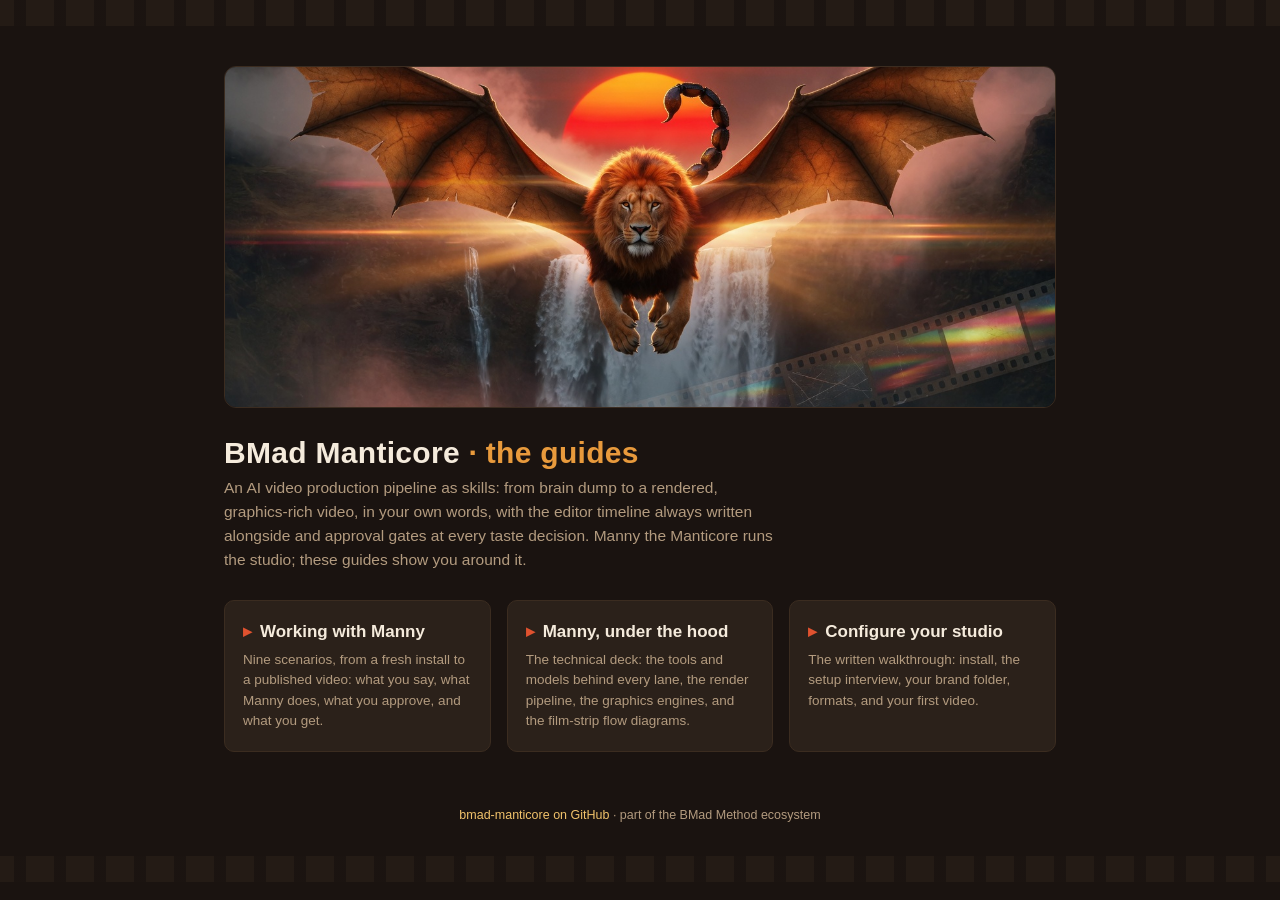
<file: docs/index.html>
<!doctype html>
<html lang="en">
<head>
<meta charset="utf-8">
<meta name="viewport" content="width=device-width, initial-scale=1">
<title>BMad Manticore — the guides</title>
<style>
  :root{
    --ink:#1A1310; --strip:#241B15; --frame:#2B211A; --line:#3B2C20;
    --accent:#E0522F; --amber:#E89A3C; --gold:#F2C36B;
    --cream:#F5EBDC; --cream-dim:#B39B7F;
  }
  *{ margin:0; padding:0; box-sizing:border-box; }
  body{
    background:var(--ink); color:var(--cream);
    font-family:-apple-system,BlinkMacSystemFont,"Segoe UI",Roboto,Helvetica,Arial,sans-serif;
    min-height:100vh; display:flex; flex-direction:column; align-items:center;
  }
  .sprockets{
    width:100%; height:26px; background:var(--strip); position:relative; overflow:hidden;
    background-image:radial-gradient(rect, transparent 0, transparent 0);
  }
  .sprockets::before{
    content:""; position:absolute; inset:0;
    background-image:repeating-linear-gradient(90deg, transparent 0 14px, var(--ink) 14px 26px, transparent 26px 40px);
    opacity:.9;
  }
  main{ max-width:880px; width:100%; padding:40px 24px 56px; }
  .hero{
    border:1px solid var(--line); border-radius:12px; overflow:hidden; background:var(--frame);
  }
  .hero img{ width:100%; display:block; max-height:340px; object-fit:cover; }
  h1{ font-size:30px; margin:28px 0 6px; letter-spacing:.01em; }
  h1 .accent{ color:var(--amber); }
  p.sub{ color:var(--cream-dim); font-size:15.5px; line-height:1.55; max-width:64ch; }
  .cards{ display:grid; grid-template-columns:repeat(auto-fit,minmax(260px,1fr)); gap:16px; margin-top:28px; }
  a.card{
    display:block; background:var(--frame); border:1px solid var(--line); border-radius:10px;
    padding:20px 18px; text-decoration:none; color:var(--cream); transition:border-color .15s;
  }
  a.card:hover{ border-color:var(--amber); }
  a.card h2{ font-size:17px; margin-bottom:8px; }
  a.card h2 span{ color:var(--accent); margin-right:8px; }
  a.card p{ color:var(--cream-dim); font-size:13.5px; line-height:1.5; }
  footer{ color:var(--cream-dim); font-size:12.5px; padding:0 24px 34px; text-align:center; }
  footer a{ color:var(--gold); text-decoration:none; }
</style>
</head>
<body>
  <div class="sprockets"></div>
  <main>
    <div class="hero">
      <img src="assets/manny/banner-03-headon-lensflare.jpg" alt="Manny the Manticore, wings spread, diving head-on over a waterfall at red sunset">
    </div>
    <h1>BMad Manticore <span class="accent">· the guides</span></h1>
    <p class="sub">An AI video production pipeline as skills: from brain dump to a rendered, graphics-rich video, in your own words, with the editor timeline always written alongside and approval gates at every taste decision. Manny the Manticore runs the studio; these guides show you around it.</p>
    <div class="cards">
      <a class="card" href="manny-scenarios.html">
        <h2><span>▸</span>Working with Manny</h2>
        <p>Nine scenarios, from a fresh install to a published video: what you say, what Manny does, what you approve, and what you get.</p>
      </a>
      <a class="card" href="manny-under-the-hood.html">
        <h2><span>▸</span>Manny, under the hood</h2>
        <p>The technical deck: the tools and models behind every lane, the render pipeline, the graphics engines, and the film-strip flow diagrams.</p>
      </a>
      <a class="card" href="https://github.com/bmad-code-org/bmad-manticore/blob/main/docs/user-guide.md">
        <h2><span>▸</span>Configure your studio</h2>
        <p>The written walkthrough: install, the setup interview, your brand folder, formats, and your first video.</p>
      </a>
    </div>
  </main>
  <footer>
    <a href="https://github.com/bmad-code-org/bmad-manticore">bmad-manticore on GitHub</a> · part of the BMad Method ecosystem
  </footer>
  <div class="sprockets"></div>
</body>
</html>
</file>
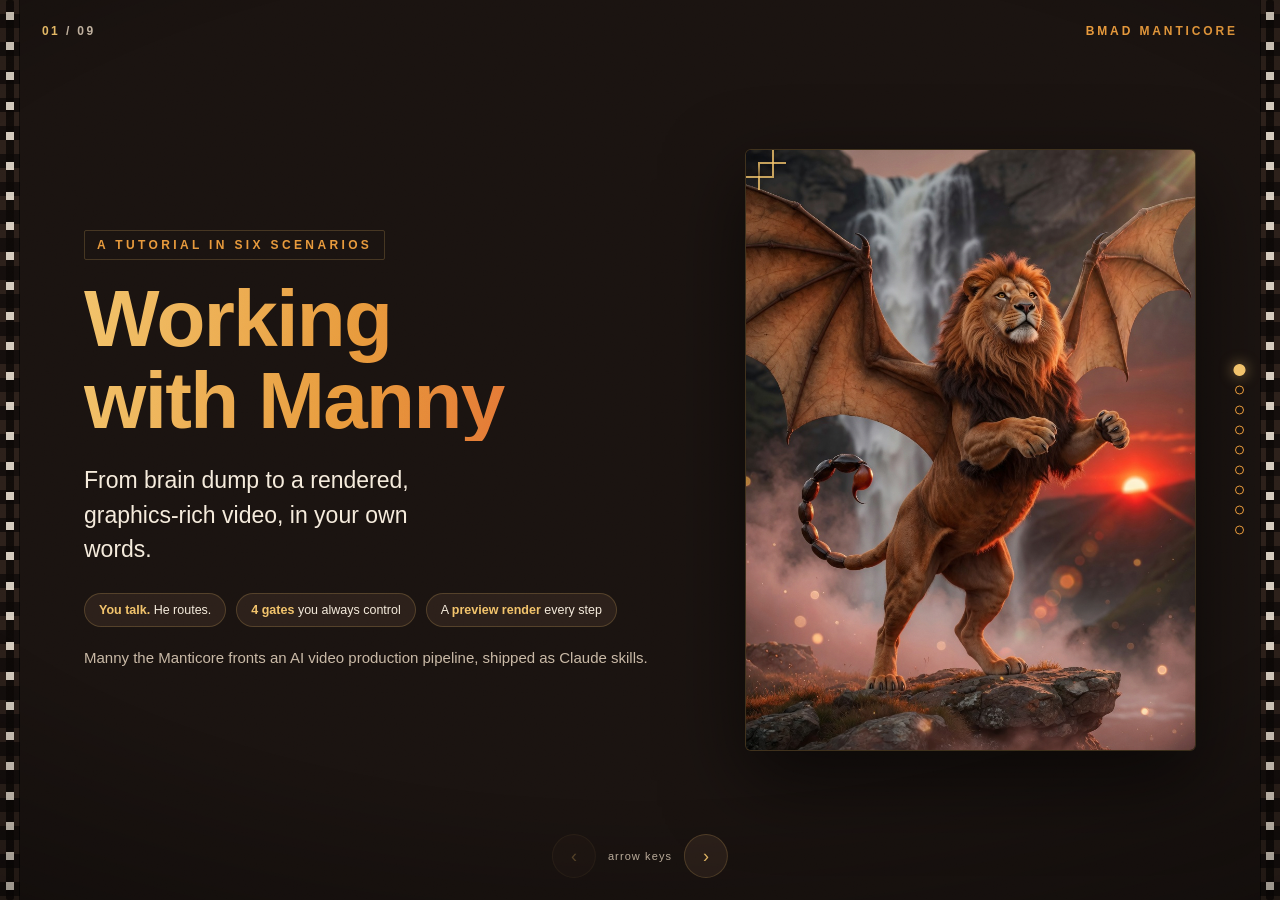
<file: docs/manny-scenarios.html>
<!DOCTYPE html>
<html lang="en">
<head>
<meta charset="utf-8">
<meta name="viewport" content="width=device-width, initial-scale=1">
<title>Working with Manny</title>
<style>
  :root{
    --ink:#1A1310;        /* warm charcoal near-black */
    --ink-2:#221812;      /* card charcoal */
    --ink-3:#2C201A;      /* raised charcoal */
    --red:#E0522F;        /* sunset red */
    --amber:#E89A3C;      /* amber */
    --gold:#F2C36B;       /* gold */
    --cream:#F5EBDC;      /* warm cream text */
    --cream-dim:#C9B9A6;  /* muted cream */
    --line:rgba(242,195,107,.20);
    --sprocket:20px;
    --font: -apple-system, BlinkMacSystemFont, "Segoe UI", Roboto, Helvetica, Arial, sans-serif;
  }

  *{ box-sizing:border-box; margin:0; padding:0; }
  html,body{ height:100%; }
  body{
    background:var(--ink);
    color:var(--cream);
    font-family:var(--font);
    line-height:1.5;
    -webkit-font-smoothing:antialiased;
    overflow-x:hidden;
  }

  /* ---- Film grain + vignette, CSS only, fixed over everything ---- */
  body::before{ /* grain */
    content:"";
    position:fixed; inset:0; z-index:60; pointer-events:none;
    opacity:.05; mix-blend-mode:overlay;
    background-image:url("data:image/svg+xml,%3Csvg xmlns='http://www.w3.org/2000/svg' width='140' height='140'%3E%3Cfilter id='n'%3E%3CfeTurbulence type='fractalNoise' baseFrequency='0.9' numOctaves='2' stitchTiles='stitch'/%3E%3C/filter%3E%3Crect width='100%25' height='100%25' filter='url(%23n)'/%3E%3C/svg%3E");
  }
  body::after{ /* vignette */
    content:"";
    position:fixed; inset:0; z-index:59; pointer-events:none;
    background:radial-gradient(120% 90% at 50% 42%, transparent 52%, rgba(0,0,0,.55) 100%);
  }

  /* ---- Fixed film-strip rails on the viewport edges ---- */
  .rail{
    position:fixed; top:0; bottom:0; width:var(--sprocket); z-index:40; pointer-events:none;
    background:
      repeating-linear-gradient(
        to bottom,
        transparent 0 14px,
        rgba(0,0,0,.55) 14px 28px
      ),
      linear-gradient(var(--ink-3), var(--ink-3));
  }
  .rail::before{
    content:"";
    position:absolute; top:0; bottom:0; width:8px;
    background:repeating-linear-gradient(
      to bottom,
      #0c0806 0 12px,
      var(--cream) 12px 20px,
      #0c0806 20px 30px
    );
    opacity:.85; border-radius:2px;
  }
  .rail.left{ left:0; border-right:1px solid rgba(0,0,0,.6); }
  .rail.left::before{ left:6px; }
  .rail.right{ right:0; border-left:1px solid rgba(0,0,0,.6); }
  .rail.right::before{ right:6px; }
  @media (max-width:720px){ .rail{ display:none; } }

  /* ---- Deck / slides ---- */
  .deck{
    height:100vh; overflow-y:scroll; overflow-x:hidden;
    scroll-snap-type:y mandatory;
    scroll-behavior:smooth;
    padding:0 var(--sprocket);
  }
  @media (max-width:720px){ .deck{ padding:0; } }
  .deck::-webkit-scrollbar{ width:0; height:0; }

  .slide{
    min-height:100vh;
    scroll-snap-align:start;
    scroll-snap-stop:always;
    display:flex; align-items:center; justify-content:center;
    position:relative;
    padding:clamp(40px,7vh,64px) clamp(20px,5vw,80px);
  }
  @media (max-height:760px){ .hero-cell{ max-height:66vh; } }
  .inner{ width:100%; max-width:1120px; }

  /* kickers / headings */
  .kicker{
    display:inline-block;
    font-size:12px; letter-spacing:.28em; text-transform:uppercase;
    color:var(--amber); font-weight:700;
    padding:5px 12px; border:1px solid var(--line); border-radius:2px;
    margin-bottom:18px;
  }
  h1{
    font-size:clamp(38px,7vw,80px); line-height:1.02; font-weight:800;
    letter-spacing:-.02em;
    background:linear-gradient(100deg, var(--gold), var(--amber) 45%, var(--red));
    -webkit-background-clip:text; background-clip:text; color:transparent;
  }
  h2{ font-size:clamp(28px,4.4vw,48px); line-height:1.05; font-weight:800; letter-spacing:-.015em; }
  h2 .accent{ color:var(--amber); }
  .sub{ color:var(--cream-dim); font-size:clamp(15px,1.7vw,19px); margin-top:12px; max-width:60ch; }

  /* ---------- Slide 1: title ---------- */
  .title-grid{ display:grid; grid-template-columns:1.15fr .85fr; gap:clamp(24px,4vw,56px); align-items:center; }
  @media (max-width:860px){ .title-grid{ grid-template-columns:1fr; } }
  .title-copy .tagline{ font-size:clamp(17px,2.1vw,23px); color:var(--cream); margin-top:22px; max-width:26ch; font-weight:500; }
  .title-copy .byline{ color:var(--cream-dim); margin-top:20px; font-size:15px; }
  .hero-cell{
    position:relative; border-radius:6px; overflow:hidden;
    aspect-ratio:3/4; max-height:74vh; background:#120c09;
    border:1px solid var(--line);
    box-shadow:0 30px 80px rgba(0,0,0,.6);
  }
  .hero-cell img, .band img{ width:100%; height:100%; object-fit:cover; display:block; }
  .hero-cell::after{
    content:""; position:absolute; inset:0;
    background:linear-gradient(180deg, transparent 55%, rgba(20,12,8,.65));
  }
  .frame-corners::before, .frame-corners::after{
    content:""; position:absolute; width:26px; height:26px; z-index:2; pointer-events:none;
    border:2px solid var(--gold); opacity:.8;
  }
  .frame-corners::before{ top:12px; left:12px; border-right:0; border-bottom:0; }
  .frame-corners::after{ bottom:12px; right:12px; border-left:0; border-top:0; }

  .pills{ margin-top:26px; display:flex; flex-wrap:wrap; gap:10px; }
  .pill{
    font-size:12.5px; color:var(--cream); background:var(--ink-3);
    border:1px solid var(--line); border-radius:999px; padding:7px 14px;
  }
  .pill b{ color:var(--gold); font-weight:700; }

  /* ---------- Meet Manny ---------- */
  .meet-grid{ display:grid; grid-template-columns:.9fr 1.1fr; gap:clamp(24px,4vw,52px); align-items:center; }
  @media (max-width:860px){ .meet-grid{ grid-template-columns:1fr; } }
  .creed{ display:grid; gap:16px; margin-top:26px; }
  .creed .item{
    display:grid; grid-template-columns:auto 1fr; gap:16px; align-items:start;
    background:var(--ink-2); border:1px solid var(--line); border-left:3px solid var(--red);
    border-radius:4px; padding:16px 18px;
  }
  .creed .num{
    font-size:14px; font-weight:800; color:var(--ink);
    background:linear-gradient(var(--gold),var(--amber));
    width:30px; height:30px; border-radius:50%;
    display:flex; align-items:center; justify-content:center; flex:0 0 auto;
  }
  .creed h3{ font-size:16px; margin-bottom:3px; color:var(--gold); }
  .creed p{ font-size:14px; color:var(--cream-dim); }

  /* ---------- Scenario slides ---------- */
  .scene-head{ margin-bottom:22px; }
  .scene-head.has-badge{ display:flex; align-items:center; gap:18px; }
  .manny-badge{
    width:66px; height:66px; border-radius:50%; overflow:hidden; flex:0 0 auto;
    border:2px solid var(--gold); position:relative;
    box-shadow:0 8px 22px rgba(0,0,0,.55), 0 0 0 4px var(--ink-3);
  }
  .manny-badge img{ width:100%; height:100%; object-fit:cover; object-position:50% 36%; display:block; }
  .manny-badge::after{ content:""; position:absolute; inset:0; border-radius:50%; box-shadow:inset 0 0 14px rgba(0,0,0,.5); }
  @media (max-width:560px){ .manny-badge{ width:52px; height:52px; } }
  .say{
    display:flex; align-items:flex-start; gap:14px; margin-bottom:22px; max-width:66ch;
  }
  .say .avatar{
    flex:0 0 auto; width:38px; height:38px; border-radius:50%;
    background:linear-gradient(140deg,var(--amber),var(--red));
    display:flex; align-items:center; justify-content:center; font-size:18px;
    box-shadow:0 6px 18px rgba(224,82,47,.35);
  }
  .bubble{
    position:relative;
    background:linear-gradient(180deg,#33241c,#281c15);
    border:1px solid var(--line);
    border-radius:4px 16px 16px 16px;
    padding:14px 20px;
    font-size:clamp(16px,2vw,21px); font-weight:600; color:var(--cream);
  }
  .bubble .lab{ display:block; font-size:11px; letter-spacing:.22em; text-transform:uppercase; color:var(--amber); font-weight:700; margin-bottom:5px; }
  .bubble::before{
    content:""; position:absolute; left:-8px; top:14px;
    width:14px; height:14px; background:#33241c; border-left:1px solid var(--line); border-bottom:1px solid var(--line);
    transform:rotate(45deg);
  }

  .frames{ display:grid; grid-template-columns:repeat(3,1fr); gap:16px; }
  @media (max-width:860px){ .frames{ grid-template-columns:1fr; } }
  .frame{
    background:var(--ink-2); border:1px solid var(--line); border-radius:6px;
    padding:16px 16px 18px; position:relative; overflow:hidden;
  }
  /* mini sprocket strip on top of each frame-cell */
  .frame::before{
    content:""; position:absolute; top:0; left:0; right:0; height:8px;
    background:repeating-linear-gradient(to right, transparent 0 9px, rgba(0,0,0,.5) 9px 15px);
    background-color:var(--ink-3);
  }
  .frame .flab{
    display:inline-block; margin-top:8px; margin-bottom:12px;
    font-size:11px; letter-spacing:.16em; text-transform:uppercase; font-weight:800;
    padding:4px 10px; border-radius:3px;
  }
  .flab.does{ color:var(--ink); background:var(--amber); }
  .flab.approve{ color:var(--ink); background:var(--gold); }
  .flab.get{ color:var(--cream); background:var(--red); }
  .frame ul{ list-style:none; display:grid; gap:9px; }
  .frame li{ font-size:13.5px; color:var(--cream-dim); padding-left:18px; position:relative; line-height:1.45; }
  .frame li::before{ content:""; position:absolute; left:2px; top:8px; width:6px; height:6px; border-radius:50%; background:var(--amber); }
  .frame.approve li::before{ background:var(--gold); }
  .frame.get li::before{ background:var(--red); }
  .frame li b{ color:var(--cream); font-weight:700; }
  .gate{
    display:inline-block; font-size:11px; font-weight:800; color:var(--gold);
    border:1px solid var(--line); border-radius:3px; padding:2px 7px; margin-right:4px;
    background:rgba(242,195,107,.06);
  }

  /* two-lane variant (livestream) */
  .lanes{ display:grid; grid-template-columns:1fr 1fr; gap:18px; }
  @media (max-width:860px){ .lanes{ grid-template-columns:1fr; } }
  .lane{ background:var(--ink-2); border:1px solid var(--line); border-radius:6px; padding:18px 18px 20px; }
  .lane h3{ font-size:17px; color:var(--gold); margin-bottom:4px; }
  .lane .say2{ font-size:14.5px; font-style:italic; color:var(--amber); margin:10px 0 14px; }
  .lane .row{ font-size:13.5px; color:var(--cream-dim); margin-bottom:9px; padding-left:16px; position:relative; line-height:1.45; }
  .lane .row::before{ content:""; position:absolute; left:0; top:8px; width:6px; height:6px; border-radius:50%; background:var(--red); }
  .lane .row b{ color:var(--cream); }
  .lane .tag{ font-size:11px; letter-spacing:.16em; text-transform:uppercase; font-weight:800; color:var(--red); }

  /* ---------- Band divider image ---------- */
  .band{
    position:relative; border-radius:6px; overflow:hidden;
    height:clamp(150px,24vh,290px); background:#120c09; border:1px solid var(--line);
    margin-top:clamp(16px,3vh,26px); box-shadow:0 20px 60px rgba(0,0,0,.5);
  }
  .band::after{ content:""; position:absolute; inset:0; background:linear-gradient(90deg, rgba(20,12,8,.85), transparent 45%, rgba(20,12,8,.6)); }

  /* ---------- Closing ---------- */
  .close-grid{ display:grid; grid-template-columns:1.1fr .9fr; gap:clamp(24px,4vw,52px); align-items:center; }
  @media (max-width:860px){ .close-grid{ grid-template-columns:1fr; } }
  .cmd{
    background:#0f0a07; border:1px solid var(--line); border-radius:6px;
    padding:16px 18px; margin:20px 0; overflow-x:auto;
  }
  .cmd .lab{ font-size:11px; letter-spacing:.2em; text-transform:uppercase; color:var(--amber); font-weight:700; display:block; margin-bottom:8px; }
  .cmd code{ font-family:ui-monospace,SFMono-Regular,Menlo,Consolas,monospace; font-size:14px; color:var(--gold); white-space:nowrap; }
  .then{ font-size:clamp(18px,2.4vw,26px); font-weight:700; margin:6px 0 4px; }
  .then .accent{ color:var(--amber); }
  .links{ display:flex; flex-wrap:wrap; gap:12px; margin-top:22px; }
  .links a{
    text-decoration:none; color:var(--cream); font-size:14px; font-weight:600;
    background:var(--ink-3); border:1px solid var(--line); border-radius:999px; padding:9px 18px;
    transition:border-color .2s, color .2s;
  }
  .links a:hover{ border-color:var(--gold); color:var(--gold); }

  /* ---------- Fixed chrome: counter, dots, arrows ---------- */
  .counter{
    position:fixed; left:calc(var(--sprocket) + 22px); top:22px; z-index:50;
    font-size:12px; letter-spacing:.2em; color:var(--cream-dim); font-weight:700;
  }
  .counter b{ color:var(--gold); }
  .brandtag{
    position:fixed; right:calc(var(--sprocket) + 22px); top:22px; z-index:50;
    font-size:12px; letter-spacing:.24em; text-transform:uppercase; color:var(--amber); font-weight:700;
  }
  @media (max-width:720px){ .counter{ left:16px; } .brandtag{ display:none; } }

  .dots{
    position:fixed; right:calc(var(--sprocket) + 16px); top:50%; transform:translateY(-50%);
    z-index:50; display:flex; flex-direction:column; gap:11px;
  }
  @media (max-width:720px){ .dots{ right:8px; } }
  .dots button{
    width:9px; height:9px; border-radius:50%; border:1px solid var(--amber);
    background:transparent; cursor:pointer; padding:0; transition:all .2s;
  }
  .dots button.active{ background:var(--gold); border-color:var(--gold); transform:scale(1.35); box-shadow:0 0 10px rgba(242,195,107,.6); }

  .arrows{ position:fixed; bottom:22px; left:50%; transform:translateX(-50%); z-index:50; display:flex; gap:12px; align-items:center; }
  .arrows button{
    width:44px; height:44px; border-radius:50%; cursor:pointer;
    background:var(--ink-3); border:1px solid var(--line); color:var(--gold);
    font-size:18px; display:flex; align-items:center; justify-content:center;
    transition:all .2s;
  }
  .arrows button:hover{ border-color:var(--gold); background:#3a2a1f; }
  .arrows button:disabled{ opacity:.3; cursor:default; }
  .hint{ font-size:11px; color:var(--cream-dim); letter-spacing:.1em; }
  @media (max-width:720px){ .hint{ display:none; } }
</style>
</head>
<body>

<div class="rail left" aria-hidden="true"></div>
<div class="rail right" aria-hidden="true"></div>

<div class="counter"><b id="cnum">01</b> / 09</div>
<div class="brandtag">BMad Manticore</div>

<nav class="dots" id="dots" aria-label="Slide navigation"></nav>

<div class="arrows">
  <button id="prev" aria-label="Previous slide">&#8249;</button>
  <span class="hint">arrow keys</span>
  <button id="next" aria-label="Next slide">&#8250;</button>
</div>

<main class="deck" id="deck">

  <!-- 1. TITLE -->
  <section class="slide" data-name="Title">
    <div class="inner title-grid">
      <div class="title-copy">
        <span class="kicker">A tutorial in six scenarios</span>
        <h1>Working<br>with Manny</h1>
        <p class="tagline">From brain dump to a rendered, graphics-rich video, in your own words.</p>
        <div class="pills">
          <span class="pill"><b>You talk.</b> He routes.</span>
          <span class="pill"><b>4 gates</b> you always control</span>
          <span class="pill">A <b>preview render</b> every step</span>
        </div>
        <p class="byline">Manny the Manticore fronts an AI video production pipeline, shipped as Claude skills.</p>
      </div>
      <div class="hero-cell frame-corners">
        <img src="assets/manny/feature-01-rearing-hero.jpg"
             alt="Manny the Manticore rearing on a clifftop above a waterfall at red sunset, wings spread">
      </div>
    </div>
  </section>

  <!-- 2. MEET MANNY -->
  <section class="slide" data-name="Meet Manny">
    <div class="inner meet-grid">
      <div class="hero-cell frame-corners" style="aspect-ratio:4/5;">
        <img src="assets/manny/feature-02-director-closeup.jpg"
             alt="Close portrait of Manny the Manticore, a winged lion with a scorpion tail, lit by sunset">
      </div>
      <div>
        <span class="kicker">Meet Manny</span>
        <h2>The studio's <span class="accent">front door</span></h2>
        <p class="sub">You never memorize which skill does what. You walk onto the set, you say what you want, and the director takes it from there.</p>
        <div class="creed">
          <div class="item">
            <span class="num">1</span>
            <div><h3>You just talk</h3><p>Manny turns ideas into projects, routes footage you already have, and drives every stage. The skills stay backstage.</p></div>
          </div>
          <div class="item">
            <span class="num">2</span>
            <div><h3>Four gates, all yours</h3><p>Outline, cut plan, beats, and final are hard stops. The pipeline presents its work and waits. Nothing proceeds without your say-so.</p></div>
          </div>
          <div class="item">
            <span class="num">3</span>
            <div><h3>It renders, always</h3><p>A watchable preview every iteration, a final render offered at the end, and your editor timeline written alongside so you can jump into your own tools any time.</p></div>
          </div>
        </div>
      </div>
    </div>
  </section>

  <!-- 3. SETUP DAY -->
  <section class="slide" data-name="Setup day">
    <div class="inner">
      <div class="scene-head has-badge">
        <span class="manny-badge"><img src="assets/manny/banner-02-clifftop-clapperboard.jpg" alt="Manny the Manticore on a clifftop clapperboard rock"></span>
        <div class="sh-text">
          <span class="kicker">Scenario 01 &nbsp;&middot;&nbsp; Setup day</span>
          <h2>The <span class="accent">onboarding interview</span></h2>
        </div>
      </div>
      <div class="say">
        <span class="avatar">&#127916;</span>
        <div class="bubble"><span class="lab">You say, on a fresh install</span>Talk to Manny.</div>
      </div>
      <div class="frames">
        <div class="frame does">
          <span class="flab does">Manny does</span>
          <ul>
            <li>Notices the studio is not built yet and routes you to <b>mc-setup</b></li>
            <li>Checks dependencies and your platform (uv, ffmpeg, node, git)</li>
            <li>Interviews you: identity, editor, <b>render consent</b>, and a video style pass that seeds your <b>Production Bible</b></li>
            <li>Asks for creators you want to emulate (drop video links) and echoes back the takeaway for you to confirm</li>
            <li>Builds your brand, indexes your headshots, runs a guided <b>voice bible</b>, registers your tools</li>
          </ul>
        </div>
        <div class="frame approve">
          <span class="flab approve">You approve</span>
          <ul>
            <li>Any dependency installs before they run</li>
            <li>Your render-first default (preview every iteration, final offered)</li>
            <li>Visual density, image-type policy, and CTA appetite</li>
            <li>Which sources feed the voice bible</li>
          </ul>
        </div>
        <div class="frame get">
          <span class="flab get">You get</span>
          <ul>
            <li>A configured studio the whole pipeline reads</li>
            <li>Production Bible, voice bible, brand tokens, blacklist</li>
            <li>Approved, expression-indexed headshots</li>
            <li>An honest runnability report of what is ready and what is pending</li>
          </ul>
        </div>
      </div>
    </div>
  </section>

  <!-- 4. IDEA-FIRST VIDEO -->
  <section class="slide" data-name="Idea-first video">
    <div class="inner">
      <div class="scene-head has-badge">
        <span class="manny-badge"><img src="assets/manny/banner-03-headon-lensflare.jpg" alt="Manny the Manticore diving head-on through a lens flare"></span>
        <div class="sh-text">
          <span class="kicker">Scenario 02 &nbsp;&middot;&nbsp; Talking head</span>
          <h2>An idea in your head, <span class="accent">start to finish</span></h2>
        </div>
      </div>
      <div class="say">
        <span class="avatar">&#128161;</span>
        <div class="bubble"><span class="lab">You say</span>Manny, I've got an idea for a video.</div>
      </div>
      <div class="frames">
        <div class="frame does">
          <span class="flab does">Manny does</span>
          <ul>
            <li>Scaffolds a talking-head project, then <b>brain dumps</b> with you until your phrasing repeats (camera optional)</li>
            <li>Drafts hooks and an outline, then weaves the <b>script from your own words</b></li>
            <li>After you record, cuts word-level, plans graphics beats and CTAs, farms assets, packages</li>
          </ul>
        </div>
        <div class="frame approve">
          <span class="flab approve">You approve</span>
          <ul>
            <li><span class="gate">Gate 1</span> hook and outline</li>
            <li><span class="gate">Gate 2</span> the cut plan, with a preview render</li>
            <li><span class="gate">Gate 3</span> the beat table and CTAs, riffed with you before they are written</li>
            <li><span class="gate">Gate 4</span> the offered final render</li>
          </ul>
        </div>
        <div class="frame get">
          <span class="flab get">You get</span>
          <ul>
            <li>A script that sounds like you, because it is you</li>
            <li>A watchable preview at every step</li>
            <li>Brand-themed overlays and CTAs anchored to your words</li>
            <li>A final render plus an always-written editor timeline</li>
          </ul>
        </div>
      </div>
    </div>
  </section>

  <!-- 5. EXISTING FOOTAGE -->
  <section class="slide" data-name="Existing footage">
    <div class="inner">
      <div class="scene-head has-badge">
        <span class="manny-badge"><img src="assets/manny/feature-02-director-closeup.jpg" alt="Close portrait of Manny the Manticore"></span>
        <div class="sh-text">
          <span class="kicker">Scenario 03 &nbsp;&middot;&nbsp; Footage-first</span>
          <h2>You already <span class="accent">have the footage</span></h2>
        </div>
      </div>
      <div class="say">
        <span class="avatar">&#127909;</span>
        <div class="bubble"><span class="lab">You say</span>Make a video from this recording. I already have the take.</div>
      </div>
      <div class="frames">
        <div class="frame does">
          <span class="flab does">Manny does</span>
          <ul>
            <li>Routes to <b>ingest mode</b>: registers your source and skips ideation entirely</li>
            <li>Starts the project <b>at the cut stage</b>, transcribing word-level with verbatim fillers</li>
            <li>Cuts dead air and filler, marks chapters, then runs the same stages from cut onward</li>
          </ul>
        </div>
        <div class="frame approve">
          <span class="flab approve">You approve</span>
          <ul>
            <li><span class="gate">Gate 2</span> the cut plan, one taste call at a time</li>
            <li><span class="gate">Gate 3</span> the beats and CTAs mined from the transcript</li>
            <li><span class="gate">Gate 4</span> the offered final render</li>
          </ul>
        </div>
        <div class="frame get">
          <span class="flab get">You get</span>
          <ul>
            <li>A tight cut of a conference talk, raw take, or long recording</li>
            <li>The same preview render and editor timeline exports</li>
            <li>Graphics, packaging, and chapters, no re-shoot required</li>
          </ul>
        </div>
      </div>
    </div>
  </section>

  <!-- 6. WEEKLY LIVESTREAM -->
  <section class="slide" data-name="Weekly livestream">
    <div class="inner">
      <div class="scene-head">
        <span class="kicker">Scenario 04 &nbsp;&middot;&nbsp; The weekly livestream</span>
        <h2>Two lanes, <span class="accent">one show</span></h2>
      </div>
      <div class="lanes">
        <div class="lane">
          <span class="tag" style="color:var(--amber)">Before the stream</span>
          <h3>The branded stream pack</h3>
          <p class="say2">"Build me a stream pack for tonight."</p>
          <p class="row"><b>Manny does:</b> routes to the stream-pack lane, a complete branded OBS asset pack</p>
          <p class="row"><b>You approve:</b> the scene overlays and lower thirds against your brand</p>
          <p class="row"><b>You get:</b> a ready-to-load OBS pack, click-to-trigger live graphics</p>
        </div>
        <div class="lane">
          <span class="tag">After the stream</span>
          <h3>The VOD lane</h3>
          <p class="say2">"Turn last night's stream into a video."</p>
          <p class="row"><b>Manny does:</b> footage-first ingest on the livestream-vod format, transcript analysis, light trim, CTA and overlay insertion per your Production Bible, shorts mining</p>
          <p class="row"><b>You approve:</b> the same gates from the cut onward</p>
          <p class="row"><b>You get:</b> a packaged VOD with dual-timeline chapters, plus mined shorts</p>
        </div>
      </div>
      <div class="band" aria-hidden="false">
        <img src="assets/manny/banner-01-flight-filmribbon.jpg"
             alt="Manny in flight over a waterfall at sunset, a strip of film unspooling from his wing">
      </div>
    </div>
  </section>

  <!-- 7. PACKAGING & THUMBNAILS -->
  <section class="slide" data-name="Packaging">
    <div class="inner">
      <div class="scene-head has-badge">
        <span class="manny-badge"><img src="assets/manny/banner-02-clifftop-clapperboard.jpg" alt="Manny the Manticore on a clifftop clapperboard rock"></span>
        <div class="sh-text">
          <span class="kicker">Scenario 05 &nbsp;&middot;&nbsp; Packaging</span>
          <h2>Titles and <span class="accent">thumbnails that land</span></h2>
        </div>
      </div>
      <div class="say">
        <span class="avatar">&#127917;</span>
        <div class="bubble"><span class="lab">You say</span>Let's nail the title and thumbnail before I forget.</div>
      </div>
      <div class="frames">
        <div class="frame does">
          <span class="flab does">Manny does</span>
          <ul>
            <li>Packaging can run any time after gate 1, so titles never pile up at the end</li>
            <li>Builds <b>face-plus-hook thumbnails</b> from your approved headshots</li>
            <li>For a series, generates <b>three title and thumbnail pairs</b> for A/B testing</li>
            <li>Runs the <b>120px test</b>: if it does not read tiny, it does not ship</li>
          </ul>
        </div>
        <div class="frame approve">
          <span class="flab approve">You approve</span>
          <ul>
            <li>The winning title from the candidates</li>
            <li>The thumbnail that reads at a glance</li>
            <li>Description and chapters</li>
          </ul>
        </div>
        <div class="frame get">
          <span class="flab get">You get</span>
          <ul>
            <li><b>One blessed asset per slot</b>, alternates kept aside in work</li>
            <li>A packaging promise you set before the script was written</li>
            <li>Titles, thumbnail, description, and chapters, ready to publish</li>
          </ul>
        </div>
      </div>
    </div>
  </section>

  <!-- 8. RETRO LOOP -->
  <section class="slide" data-name="The retro loop">
    <div class="inner">
      <div class="scene-head has-badge">
        <span class="manny-badge"><img src="assets/manny/banner-03-headon-lensflare.jpg" alt="Manny the Manticore diving head-on through a lens flare"></span>
        <div class="sh-text">
          <span class="kicker">Scenario 06 &nbsp;&middot;&nbsp; The retro loop</span>
          <h2>The pipeline gets <span class="accent">smarter every video</span></h2>
        </div>
      </div>
      <div class="say">
        <span class="avatar">&#128200;</span>
        <div class="bubble"><span class="lab">You say, after publishing</span>Here's what worked and what I'd change next time.</div>
      </div>
      <div class="frames">
        <div class="frame does">
          <span class="flab does">Manny does</span>
          <ul>
            <li>Routes each note to the file that <b>would have prevented it</b></li>
            <li>Voice miss goes to the voice bible, a phrase you never say goes to the blacklist</li>
            <li>Visual-style miss goes to the Production Bible, a structure miss to the format profile</li>
            <li>Offers the post-publish wrap: archive hygiene, promoting evergreen assets</li>
          </ul>
        </div>
        <div class="frame approve">
          <span class="flab approve">You approve</span>
          <ul>
            <li>Each edit to your own taste files</li>
            <li>The ratchet only turns one way: bibles and blacklists grow, gates never weaken</li>
          </ul>
        </div>
        <div class="frame get">
          <span class="flab get">You get</span>
          <ul>
            <li>Taste that lives in files and compounds with you</li>
            <li>A next video that starts smarter than this one</li>
            <li>A pipeline that gets cheaper to run without getting worse</li>
          </ul>
        </div>
      </div>
    </div>
  </section>

  <!-- 9. CLOSING -->
  <section class="slide" data-name="Get started">
    <div class="inner close-grid">
      <div>
        <span class="kicker">Roll camera</span>
        <h2>Build <span class="accent">your studio</span></h2>
        <p class="sub">Install once at the root of a dedicated content folder. One studio serves every video you make.</p>
        <div class="cmd">
          <span class="lab">Install</span>
          <code>npx bmad-method install --custom-source https://github.com/bmad-code-org/bmad-manticore</code>
        </div>
        <p class="then">Then just say: <span class="accent">talk to Manny.</span></p>
        <div class="links">
          <a href="https://github.com/bmad-code-org/bmad-manticore">GitHub</a>
          <a href="https://discord.gg/gk8jAdXWmj">Discord</a>
          <a href="https://youtube.com/@BMadCode">YouTube</a>
          <a href="https://bmadcode.com">bmadcode.com</a>
        </div>
      </div>
      <div class="hero-cell frame-corners" style="aspect-ratio:16/11;">
        <img src="assets/manny/banner-04-banking-swirl.jpg"
             alt="Manny banking through the air at sunset as film frames swirl in his wake">
      </div>
    </div>
  </section>

</main>

<script>
  (function(){
    var deck = document.getElementById('deck');
    var slides = Array.prototype.slice.call(deck.querySelectorAll('.slide'));
    var dotsWrap = document.getElementById('dots');
    var cnum = document.getElementById('cnum');
    var prev = document.getElementById('prev');
    var next = document.getElementById('next');
    var current = 0;

    // build dots
    slides.forEach(function(s, i){
      var b = document.createElement('button');
      b.setAttribute('aria-label', 'Go to slide ' + (i+1) + ': ' + (s.dataset.name||''));
      b.addEventListener('click', function(){ go(i); });
      dotsWrap.appendChild(b);
    });
    var dots = Array.prototype.slice.call(dotsWrap.children);

    function pad(n){ return (n<9?'0':'') + (n+1); }

    function setActive(i){
      current = i;
      cnum.textContent = pad(i);
      dots.forEach(function(d,di){ d.classList.toggle('active', di===i); });
      prev.disabled = (i===0);
      next.disabled = (i===slides.length-1);
    }

    function go(i){
      i = Math.max(0, Math.min(slides.length-1, i));
      slides[i].scrollIntoView({behavior:'smooth', block:'start'});
      setActive(i);
    }

    prev.addEventListener('click', function(){ go(current-1); });
    next.addEventListener('click', function(){ go(current+1); });

    document.addEventListener('keydown', function(e){
      if(e.key==='ArrowRight' || e.key==='ArrowDown' || e.key===' ' || e.key==='PageDown'){ e.preventDefault(); go(current+1); }
      else if(e.key==='ArrowLeft' || e.key==='ArrowUp' || e.key==='PageUp'){ e.preventDefault(); go(current-1); }
      else if(e.key==='Home'){ e.preventDefault(); go(0); }
      else if(e.key==='End'){ e.preventDefault(); go(slides.length-1); }
    });

    // track active slide on manual scroll
    if('IntersectionObserver' in window){
      var io = new IntersectionObserver(function(entries){
        entries.forEach(function(en){
          if(en.isIntersecting){
            var idx = slides.indexOf(en.target);
            if(idx>=0) setActive(idx);
          }
        });
      }, {root:deck, threshold:0.55});
      slides.forEach(function(s){ io.observe(s); });
    }

    setActive(0);
  })();
</script>
</body>
</html>
</file>
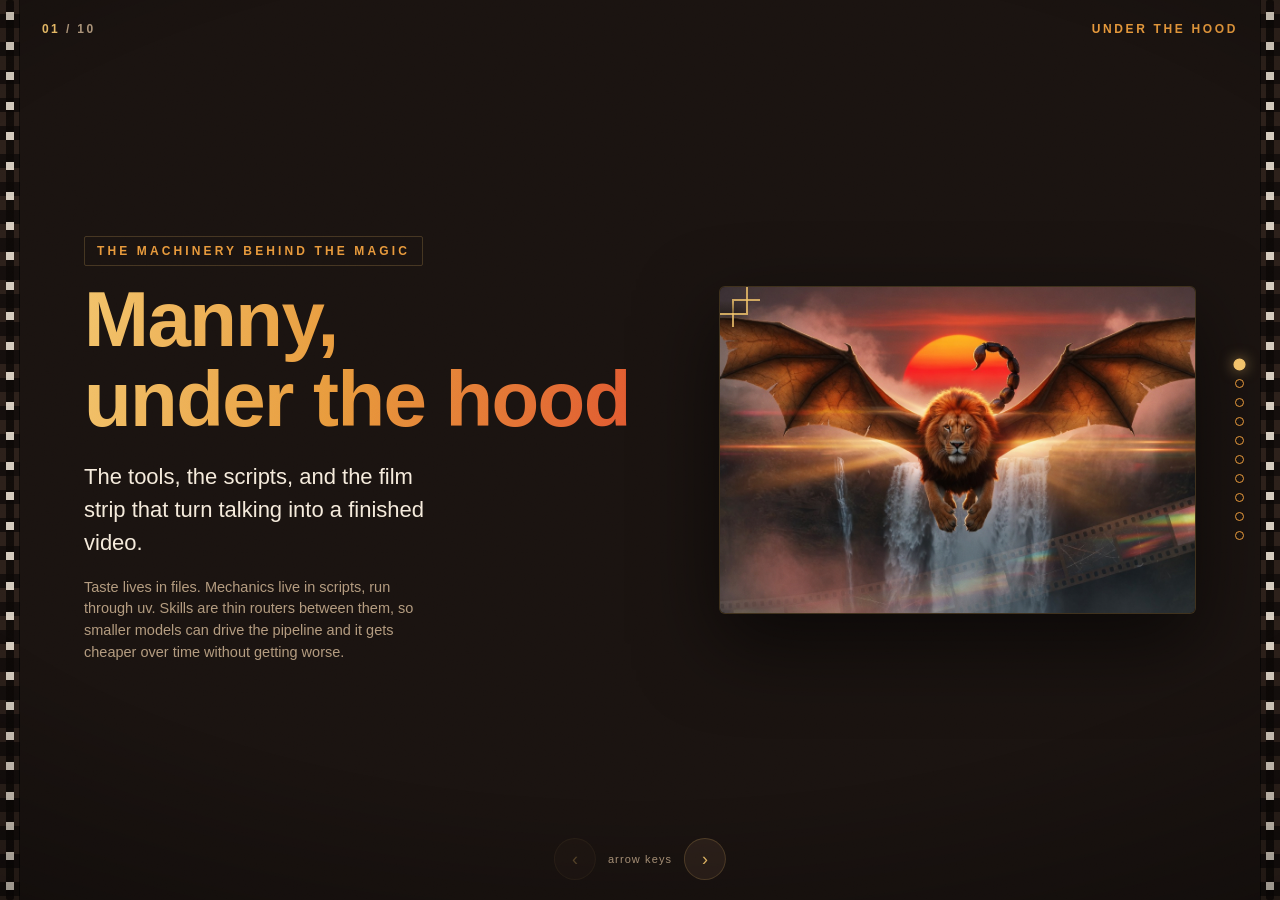
<file: docs/manny-under-the-hood.html>
<!DOCTYPE html>
<html lang="en">
<head>
<meta charset="utf-8">
<meta name="viewport" content="width=device-width, initial-scale=1">
<title>Manny, under the hood</title>
<style>
  :root{
    --ink:#1A1310; --ink-2:#221812; --ink-3:#2C201A;
    --strip:#241B15; --frame:#2B211A; --frame-line:#4A3728;
    --red:#E0522F; --amber:#E89A3C; --gold:#F2C36B;
    --cream:#F5EBDC; --cream-dim:#B39B7F;
    --line:rgba(242,195,107,.20);
    --sprocket:20px;
    --font:-apple-system, BlinkMacSystemFont, "Segoe UI", Roboto, Helvetica, Arial, sans-serif;
    --mono:ui-monospace,SFMono-Regular,Menlo,Consolas,monospace;
  }
  *{ box-sizing:border-box; margin:0; padding:0; }
  html,body{ height:100%; }
  body{ background:var(--ink); color:var(--cream); font-family:var(--font); line-height:1.5; -webkit-font-smoothing:antialiased; overflow-x:hidden; }

  body::before{ content:""; position:fixed; inset:0; z-index:60; pointer-events:none; opacity:.05; mix-blend-mode:overlay;
    background-image:url("data:image/svg+xml,%3Csvg xmlns='http://www.w3.org/2000/svg' width='140' height='140'%3E%3Cfilter id='n'%3E%3CfeTurbulence type='fractalNoise' baseFrequency='0.9' numOctaves='2' stitchTiles='stitch'/%3E%3C/filter%3E%3Crect width='100%25' height='100%25' filter='url(%23n)'/%3E%3C/svg%3E"); }
  body::after{ content:""; position:fixed; inset:0; z-index:59; pointer-events:none;
    background:radial-gradient(120% 90% at 50% 42%, transparent 52%, rgba(0,0,0,.55) 100%); }

  .rail{ position:fixed; top:0; bottom:0; width:var(--sprocket); z-index:40; pointer-events:none;
    background:repeating-linear-gradient(to bottom, transparent 0 14px, rgba(0,0,0,.55) 14px 28px), linear-gradient(var(--ink-3), var(--ink-3)); }
  .rail::before{ content:""; position:absolute; top:0; bottom:0; width:8px;
    background:repeating-linear-gradient(to bottom, #0c0806 0 12px, var(--cream) 12px 20px, #0c0806 20px 30px); opacity:.85; border-radius:2px; }
  .rail.left{ left:0; border-right:1px solid rgba(0,0,0,.6); } .rail.left::before{ left:6px; }
  .rail.right{ right:0; border-left:1px solid rgba(0,0,0,.6); } .rail.right::before{ right:6px; }
  @media (max-width:720px){ .rail{ display:none; } }

  .deck{ height:100vh; overflow-y:scroll; overflow-x:hidden; scroll-snap-type:y mandatory; scroll-behavior:smooth; padding:0 var(--sprocket); }
  @media (max-width:720px){ .deck{ padding:0; } }
  .deck::-webkit-scrollbar{ width:0; height:0; }

  .slide{ min-height:100vh; scroll-snap-align:start; scroll-snap-stop:always; display:flex; align-items:center; justify-content:center;
    position:relative; padding:clamp(36px,6vh,60px) clamp(20px,5vw,76px); }
  .inner{ width:100%; max-width:1180px; }

  .kicker{ display:inline-block; font-size:12px; letter-spacing:.26em; text-transform:uppercase; color:var(--amber); font-weight:700;
    padding:5px 12px; border:1px solid var(--line); border-radius:2px; margin-bottom:14px; }
  h1{ font-size:clamp(38px,7vw,78px); line-height:1.02; font-weight:800; letter-spacing:-.02em;
    background:linear-gradient(100deg, var(--gold), var(--amber) 45%, var(--red)); -webkit-background-clip:text; background-clip:text; color:transparent; }
  h2{ font-size:clamp(26px,3.8vw,44px); line-height:1.06; font-weight:800; letter-spacing:-.015em; }
  h2 .accent{ color:var(--amber); }
  .sub{ color:var(--cream-dim); font-size:clamp(14px,1.6vw,18px); margin-top:10px; max-width:64ch; }

  /* Manny badge, on every slide */
  .manny-badge{ width:64px; height:64px; border-radius:50%; overflow:hidden; flex:0 0 auto; border:2px solid var(--gold); position:relative;
    box-shadow:0 8px 22px rgba(0,0,0,.55), 0 0 0 4px var(--ink-3); }
  .manny-badge img{ width:100%; height:100%; object-fit:cover; object-position:50% 36%; display:block; }
  .manny-badge::after{ content:""; position:absolute; inset:0; border-radius:50%; box-shadow:inset 0 0 14px rgba(0,0,0,.5); }
  @media (max-width:560px){ .manny-badge{ width:50px; height:50px; } }

  .uh-head{ display:flex; align-items:center; gap:18px; margin-bottom:clamp(14px,2.4vh,24px); }
  .uh-head .txt .kicker{ margin-bottom:10px; }

  /* Title + closing hero image */
  .split{ display:grid; grid-template-columns:1.1fr .9fr; gap:clamp(24px,4vw,54px); align-items:center; }
  @media (max-width:900px){ .split{ grid-template-columns:1fr; } }
  .hero-cell{ position:relative; border-radius:6px; overflow:hidden; aspect-ratio:16/11; max-height:74vh; background:#120c09;
    border:1px solid var(--line); box-shadow:0 30px 80px rgba(0,0,0,.6); }
  @media (max-height:760px){ .hero-cell{ max-height:64vh; } }
  .hero-cell img{ width:100%; height:100%; object-fit:cover; display:block; }
  .hero-cell::after{ content:""; position:absolute; inset:0; background:linear-gradient(180deg, transparent 55%, rgba(20,12,8,.6)); }
  .frame-corners::before, .frame-corners::after{ content:""; position:absolute; width:26px; height:26px; z-index:2; border:2px solid var(--gold); opacity:.8; }
  .frame-corners::before{ top:12px; left:12px; border-right:0; border-bottom:0; }
  .frame-corners::after{ bottom:12px; right:12px; border-left:0; border-top:0; }
  .tagline{ font-size:clamp(16px,2vw,22px); color:var(--cream); margin-top:20px; max-width:30ch; font-weight:500; }
  .byline{ color:var(--cream-dim); margin-top:18px; font-size:14.5px; max-width:44ch; }

  /* Film-strip flow diagrams */
  .filmflow{ width:100%; overflow-x:auto; margin-top:clamp(8px,1.6vh,16px); }
  .filmflow::-webkit-scrollbar{ height:8px; } .filmflow::-webkit-scrollbar-thumb{ background:var(--ink-3); border-radius:4px; }
  .filmflow svg{ width:100%; height:auto; display:block; min-width:720px; }
  .flow-cap{ font-size:13px; color:var(--cream-dim); margin-top:14px; line-height:1.5; }
  .flow-cap b{ color:var(--gold); font-weight:700; }
  .legend{ display:flex; flex-wrap:wrap; gap:16px; margin-top:12px; font-size:12px; color:var(--cream-dim); align-items:center; }
  .legend .k{ display:inline-flex; align-items:center; gap:7px; }
  .legend .sw{ width:14px; height:14px; border-radius:3px; }

  /* Roster / card grids */
  .roster{ display:grid; grid-template-columns:repeat(3,1fr); gap:13px; }
  @media (max-width:860px){ .roster{ grid-template-columns:1fr 1fr; } }
  @media (max-width:560px){ .roster{ grid-template-columns:1fr; } }
  .rcard{ background:var(--ink-2); border:1px solid var(--line); border-radius:6px; padding:13px 14px 14px; position:relative; overflow:hidden; }
  .rcard::before{ content:""; position:absolute; top:0; left:0; right:0; height:7px;
    background:repeating-linear-gradient(to right, transparent 0 9px, rgba(0,0,0,.5) 9px 15px); background-color:var(--ink-3); }
  .rcard .rhead{ display:flex; align-items:center; justify-content:space-between; gap:8px; margin-top:8px; margin-bottom:7px; }
  .rcard h3{ font-size:14.5px; color:var(--cream); font-weight:700; }
  .rcard p{ font-size:12.5px; color:var(--cream-dim); line-height:1.42; }
  .rcard p b{ color:var(--cream); font-weight:600; }
  .chip{ font-size:9.5px; letter-spacing:.1em; text-transform:uppercase; font-weight:800; padding:3px 8px; border-radius:3px; white-space:nowrap; flex:0 0 auto; }
  .chip.work{ background:var(--amber); color:var(--ink); }
  .chip.opt{ color:var(--gold); border:1px solid var(--gold); }
  .chip.plan{ color:var(--cream-dim); border:1px dashed var(--cream-dim); }

  /* Generic two/three column note cards */
  .cards{ display:grid; grid-template-columns:repeat(3,1fr); gap:16px; margin-top:6px; }
  @media (max-width:860px){ .cards{ grid-template-columns:1fr; } }
  .card{ background:var(--ink-2); border:1px solid var(--line); border-radius:6px; padding:16px 16px 18px; position:relative; }
  .card.gate{ border-left:3px solid var(--red); }
  .card h3{ font-size:15.5px; color:var(--gold); margin-bottom:10px; }
  .card ul{ list-style:none; display:grid; gap:8px; }
  .card li{ font-size:13px; color:var(--cream-dim); padding-left:16px; position:relative; line-height:1.44; }
  .card li::before{ content:""; position:absolute; left:2px; top:8px; width:6px; height:6px; border-radius:50%; background:var(--amber); }
  .card li b{ color:var(--cream); font-weight:700; }
  .card.danger li::before{ background:var(--red); }

  /* Beat table */
  .betable{ width:100%; overflow-x:auto; margin-top:8px; border:1px solid var(--line); border-radius:6px; }
  table.beat{ width:100%; border-collapse:collapse; font-size:12.5px; min-width:640px; }
  table.beat th{ background:var(--ink-3); color:var(--gold); font-size:10.5px; letter-spacing:.08em; text-transform:uppercase; text-align:left; padding:9px 12px; font-weight:800; }
  table.beat td{ padding:9px 12px; border-top:1px solid var(--line); color:var(--cream-dim); }
  table.beat td b{ color:var(--cream); font-weight:600; }
  table.beat .t{ color:var(--amber); font-family:var(--mono); font-size:11.5px; }
  .enginerow{ display:grid; grid-template-columns:repeat(4,1fr); gap:12px; margin-top:16px; }
  @media (max-width:860px){ .enginerow{ grid-template-columns:1fr 1fr; } }
  .eng{ background:var(--ink-2); border:1px solid var(--line); border-radius:5px; padding:12px 13px; }
  .eng h4{ font-size:13.5px; color:var(--cream); margin-bottom:5px; }
  .eng p{ font-size:12px; color:var(--cream-dim); line-height:1.4; }

  /* code + links */
  .cmd{ background:#0f0a07; border:1px solid var(--line); border-radius:6px; padding:15px 17px; margin:18px 0; overflow-x:auto; }
  .cmd .lab{ font-size:11px; letter-spacing:.2em; text-transform:uppercase; color:var(--amber); font-weight:700; display:block; margin-bottom:8px; }
  .cmd code{ font-family:var(--mono); font-size:14px; color:var(--gold); white-space:nowrap; }
  .then{ font-size:clamp(17px,2.3vw,25px); font-weight:700; margin:4px 0; }
  .then .accent{ color:var(--amber); }
  .links{ display:flex; flex-wrap:wrap; gap:11px; margin-top:20px; }
  .links a{ text-decoration:none; color:var(--cream); font-size:14px; font-weight:600; background:var(--ink-3); border:1px solid var(--line); border-radius:999px; padding:9px 18px; transition:border-color .2s,color .2s; }
  .links a:hover{ border-color:var(--gold); color:var(--gold); }

  /* fixed chrome */
  .counter{ position:fixed; left:calc(var(--sprocket) + 22px); top:20px; z-index:50; font-size:12px; letter-spacing:.2em; color:var(--cream-dim); font-weight:700; }
  .counter b{ color:var(--gold); }
  .brandtag{ position:fixed; right:calc(var(--sprocket) + 22px); top:20px; z-index:50; font-size:12px; letter-spacing:.22em; text-transform:uppercase; color:var(--amber); font-weight:700; }
  @media (max-width:720px){ .counter{ left:16px; } .brandtag{ display:none; } }
  .dots{ position:fixed; right:calc(var(--sprocket) + 16px); top:50%; transform:translateY(-50%); z-index:50; display:flex; flex-direction:column; gap:10px; }
  @media (max-width:720px){ .dots{ right:8px; } }
  .dots button{ width:9px; height:9px; border-radius:50%; border:1px solid var(--amber); background:transparent; cursor:pointer; padding:0; transition:all .2s; }
  .dots button.active{ background:var(--gold); border-color:var(--gold); transform:scale(1.35); box-shadow:0 0 10px rgba(242,195,107,.6); }
  .arrows{ position:fixed; bottom:20px; left:50%; transform:translateX(-50%); z-index:50; display:flex; gap:12px; align-items:center; }
  .arrows button{ width:42px; height:42px; border-radius:50%; cursor:pointer; background:var(--ink-3); border:1px solid var(--line); color:var(--gold); font-size:18px; display:flex; align-items:center; justify-content:center; transition:all .2s; }
  .arrows button:hover{ border-color:var(--gold); background:#3a2a1f; }
  .arrows button:disabled{ opacity:.3; cursor:default; }
  .hint{ font-size:11px; color:var(--cream-dim); letter-spacing:.1em; }
  @media (max-width:720px){ .hint{ display:none; } }
</style>
</head>
<body>

<!-- shared film-strip defs, referenced by every flow SVG -->
<svg width="0" height="0" style="position:absolute" aria-hidden="true"><defs>
  <marker id="ah" viewBox="0 0 10 10" refX="9" refY="5" markerWidth="7" markerHeight="7" orient="auto-start-reverse"><path d="M0 1L9 5L0 9z" fill="#B39B7F"/></marker>
  <marker id="ahA" viewBox="0 0 10 10" refX="9" refY="5" markerWidth="7" markerHeight="7" orient="auto-start-reverse"><path d="M0 1L9 5L0 9z" fill="#E89A3C"/></marker>
  <marker id="ahR" viewBox="0 0 10 10" refX="9" refY="5" markerWidth="7" markerHeight="7" orient="auto-start-reverse"><path d="M0 1L9 5L0 9z" fill="#E0522F"/></marker>
  <pattern id="spr" width="26" height="10" patternUnits="userSpaceOnUse"><rect width="26" height="10" fill="#120D0A"/><rect x="7" y="2.5" width="12" height="5" rx="2" fill="#2E2119"/></pattern>
</defs></svg>

<div class="rail left" aria-hidden="true"></div>
<div class="rail right" aria-hidden="true"></div>

<div class="counter"><b id="cnum">01</b> / 10</div>
<div class="brandtag">Under the hood</div>

<nav class="dots" id="dots" aria-label="Slide navigation"></nav>
<div class="arrows">
  <button id="prev" aria-label="Previous slide">&#8249;</button>
  <span class="hint">arrow keys</span>
  <button id="next" aria-label="Next slide">&#8250;</button>
</div>

<main class="deck" id="deck">

  <!-- 1. TITLE -->
  <section class="slide" data-name="Title">
    <div class="inner split">
      <div>
        <span class="kicker">The machinery behind the magic</span>
        <h1>Manny,<br>under the hood</h1>
        <p class="tagline">The tools, the scripts, and the film strip that turn talking into a finished video.</p>
        <p class="byline">Taste lives in files. Mechanics live in scripts, run through uv. Skills are thin routers between them, so smaller models can drive the pipeline and it gets cheaper over time without getting worse.</p>
      </div>
      <div class="hero-cell frame-corners">
        <img src="assets/manny/banner-03-headon-lensflare.jpg" alt="Manny the Manticore diving head-on over a waterfall through a red sunset lens flare">
      </div>
    </div>
  </section>

  <!-- 2. ARCHITECTURE -->
  <section class="slide" data-name="Architecture">
    <div class="inner">
      <div class="uh-head">
        <span class="manny-badge"><img src="assets/manny/feature-02-director-closeup.jpg" alt="Close portrait of Manny the Manticore"></span>
        <div class="txt">
          <span class="kicker">Architecture</span>
          <h2>One stage, <span class="accent">every time</span></h2>
        </div>
      </div>
      <p class="sub">Every stage skill runs the same loop, no creativity in the mechanics. It loads config, reads state, runs a script, checks a checklist, writes the artifact, and stops dead at a gate.</p>
      <div class="filmflow">
        <svg viewBox="0 0 1332 176" role="img" aria-label="The stage-skill loop as a film strip: resolve config, read project.json, run the uv script, run the checklist, write the artifact, then stop at a gate or advance">
          <rect x="8" y="16" width="1316" height="150" rx="8" fill="#241B15" stroke="#3B2C20"/>
          <rect x="8" y="20" width="1316" height="10" fill="url(#spr)"/>
          <rect x="8" y="152" width="1316" height="10" fill="url(#spr)"/>
          <!-- 1 -->
          <rect x="24" y="42" width="188" height="104" rx="6" fill="#2B211A" stroke="#4A3728"/>
          <text x="118" y="80" text-anchor="middle" fill="#F5EBDC" font-size="15" font-weight="600">resolve config</text>
          <text x="118" y="100" text-anchor="middle" fill="#B39B7F" font-size="11">[modules.manticore]</text>
          <text x="118" y="114" text-anchor="middle" fill="#B39B7F" font-size="11">+ per-skill customize</text>
          <line x1="214" y1="94" x2="238" y2="94" stroke="#B39B7F" stroke-width="1.5" marker-end="url(#ah)"/>
          <!-- 2 -->
          <rect x="240" y="42" width="188" height="104" rx="6" fill="#2B211A" stroke="#4A3728"/>
          <text x="334" y="80" text-anchor="middle" fill="#F5EBDC" font-size="15" font-weight="600">read project.json</text>
          <text x="334" y="100" text-anchor="middle" fill="#B39B7F" font-size="11">stage, stages_done,</text>
          <text x="334" y="114" text-anchor="middle" fill="#B39B7F" font-size="11">approvals, artifacts</text>
          <line x1="430" y1="94" x2="454" y2="94" stroke="#B39B7F" stroke-width="1.5" marker-end="url(#ah)"/>
          <!-- 3 -->
          <rect x="456" y="42" width="188" height="104" rx="6" fill="#2B211A" stroke="#4A3728"/>
          <text x="550" y="80" text-anchor="middle" fill="#F5EBDC" font-size="15" font-weight="600">run the script</text>
          <text x="550" y="100" text-anchor="middle" fill="#F2C36B" font-size="11">uv run ...py</text>
          <text x="550" y="114" text-anchor="middle" fill="#B39B7F" font-size="11">the mechanical work</text>
          <line x1="646" y1="94" x2="670" y2="94" stroke="#B39B7F" stroke-width="1.5" marker-end="url(#ah)"/>
          <!-- 4 -->
          <rect x="672" y="42" width="188" height="104" rx="6" fill="#2B211A" stroke="#4A3728"/>
          <text x="766" y="80" text-anchor="middle" fill="#F5EBDC" font-size="15" font-weight="600">run the checklist</text>
          <text x="766" y="100" text-anchor="middle" fill="#B39B7F" font-size="11">fix failures before</text>
          <text x="766" y="114" text-anchor="middle" fill="#B39B7F" font-size="11">anyone sees it</text>
          <line x1="862" y1="94" x2="886" y2="94" stroke="#B39B7F" stroke-width="1.5" marker-end="url(#ah)"/>
          <!-- 5 -->
          <rect x="888" y="42" width="188" height="104" rx="6" fill="#2B211A" stroke="#4A3728"/>
          <text x="982" y="80" text-anchor="middle" fill="#F5EBDC" font-size="15" font-weight="600">write the artifact</text>
          <text x="982" y="100" text-anchor="middle" fill="#B39B7F" font-size="11">to the project folder,</text>
          <text x="982" y="114" text-anchor="middle" fill="#B39B7F" font-size="11">update project.json</text>
          <line x1="1078" y1="94" x2="1102" y2="94" stroke="#E0522F" stroke-width="1.5" marker-end="url(#ahR)"/>
          <!-- 6 gate -->
          <rect x="1104" y="42" width="188" height="104" rx="6" fill="#2B211A" stroke="#E0522F" stroke-width="2"/>
          <text x="1198" y="78" text-anchor="middle" fill="#F5EBDC" font-size="15" font-weight="600">gate? stop.</text>
          <text x="1198" y="98" text-anchor="middle" fill="#E0522F" font-size="11" font-weight="700">HARD STOP</text>
          <text x="1198" y="114" text-anchor="middle" fill="#B39B7F" font-size="11">else advance stage</text>
        </svg>
      </div>
      <p class="flow-cap">The studio config layers three ways: packaged defaults, then <b>team</b> overrides, then <b>personal</b> ones. The four gates (outline, cutplan, beats, final) are the only places a stage stops, and only your explicit say-so moves one from pending to a date.</p>
    </div>
  </section>

  <!-- 3. TOOL + MODEL ROSTER -->
  <section class="slide" data-name="Tool roster">
    <div class="inner">
      <div class="uh-head">
        <span class="manny-badge"><img src="assets/manny/banner-01-flight-filmribbon.jpg" alt="Manny the Manticore in flight trailing a film strip"></span>
        <div class="txt">
          <span class="kicker">The roster</span>
          <h2>The tools and models <span class="accent">behind each stage</span></h2>
        </div>
      </div>
      <div class="legend">
        <span class="k"><span class="sw" style="background:var(--amber)"></span> working in 1.0</span>
        <span class="k"><span class="sw" style="border:1px solid var(--gold)"></span> opt-in: your own subscription CLI, chosen at setup</span>
        <span class="k"><span class="sw" style="border:1px dashed var(--cream-dim)"></span> planned: not in 1.0, see the roadmap</span>
      </div>
      <div class="roster" style="margin-top:14px;">
        <div class="rcard">
          <div class="rhead"><h3>Transcription</h3><span class="chip work">working</span></div>
          <p><b>parakeet-mlx</b> on Apple Silicon: word-level, keeps the "um"s verbatim, free and local. <b>onnx-asr</b> runs the same parakeet weights on Windows, Linux, and Intel Mac; that lane is code-complete but pending real-hardware validation, so treat a first run as a shakedown. deepgram-nova3 and elevenlabs-scribe sit behind the same switch as opt-in lanes.</p>
        </div>
        <div class="rcard">
          <div class="rhead"><h3>Image + video gen</h3><span class="chip opt">opt-in</span></div>
          <p>Driven through <b>your registered CLIs</b>: Grok Imagine (image + video), Google agy for Gemini stills and Veo clips, Codex gpt-image for accurate text. Metered xAI / Veo APIs are planned opt-in.</p>
        </div>
        <div class="rcard">
          <div class="rhead"><h3>You, in the frame</h3><span class="chip work">working</span></div>
          <p>Approved headshots go straight to your image model: <b>"use the person in this image to ..."</b>. Tweaks restart from the original photo with a sharper prompt, never from a previous generation.</p>
        </div>
        <div class="rcard">
          <div class="rhead"><h3>Rendering</h3><span class="chip work">working</span></div>
          <p><b>ffmpeg</b>, incremental and disk-preflighted: the timeline is partitioned into content-addressed segments, so a re-render re-encodes only the segments whose inputs actually changed and reuses the rest — one tweaked graphic on a long video is a seconds-long re-render. Video segments are cached; the audio is rebuilt whole every pass so the timeline stays exact. videotoolbox hardware encode on macOS; the final render is loudness-normalized to -14 LUFS. The Windows (nvenc, qsv, amf) and Linux (nvenc, vaapi) encoder ladders with libx264 fallback are code-complete, pending real-hardware validation.</p>
        </div>
        <div class="rcard">
          <div class="rhead"><h3>Graphics render</h3><span class="chip work">working</span></div>
          <p><b>Playwright</b> headless Chromium renders HTML to exact-size pixels, with alpha verification, for the HTML graphics lane.</p>
        </div>
        <div class="rcard">
          <div class="rhead"><h3>Motion engines</h3><span class="chip work">working</span></div>
          <p><b>HyperFrames</b> for overlay beats, stingers, and karaoke captions, <b>OGraf</b> for editable broadcast graphics. Themed through tokens.json.</p>
        </div>
        <div class="rcard">
          <div class="rhead"><h3>Look development</h3><span class="chip work">working</span></div>
          <p>Any capable design model authors bespoke looks in the design-prompting loop; <b>Claude</b> is the worked example. Taste it produces lands in files.</p>
        </div>
        <div class="rcard">
          <div class="rhead"><h3>Voice corpus</h3><span class="chip work">working</span></div>
          <p><b>yt-dlp</b> pulls your published transcripts so the guided voice bible is built from how you actually talk, with cited examples.</p>
        </div>
        <div class="rcard">
          <div class="rhead"><h3>Audio: TTS, SFX, music</h3><span class="chip work">working</span></div>
          <p>The mc-audio skill farms sound locally: <b>Kokoro-82M</b> narration and two-host dialogue, <b>MusicGen-small</b> beds, <b>AudioLDM2</b> SFX. Full songs with vocals are the planned lane (ACE-Step, unvalidated); ElevenLabs stays opt-in.</p>
        </div>
      </div>
    </div>
  </section>

  <!-- 4. FLOW: spoken idea to script to re-record -->
  <section class="slide" data-name="Idea to script">
    <div class="inner">
      <div class="uh-head">
        <span class="manny-badge"><img src="assets/manny/banner-04-banking-swirl.jpg" alt="Manny the Manticore banking as film frames swirl"></span>
        <div class="txt">
          <span class="kicker">Flow &nbsp;&middot;&nbsp; the writing lane</span>
          <h2>Spoken idea to script <span class="accent">to re-record</span></h2>
        </div>
      </div>
      <div class="filmflow">
        <svg viewBox="0 0 1332 176" role="img" aria-label="The writing lane as a film strip: talk it out loud, local speech-to-text captures your words verbatim, outline gate 1, script woven from your phrasing, you re-record clean takes, into the cut">
          <rect x="8" y="16" width="1316" height="150" rx="8" fill="#241B15" stroke="#3B2C20"/>
          <rect x="8" y="20" width="1316" height="10" fill="url(#spr)"/>
          <rect x="8" y="152" width="1316" height="10" fill="url(#spr)"/>
          <!-- talk -->
          <rect x="22" y="42" width="196" height="104" rx="6" fill="#191210" stroke="#B39B7F" stroke-dasharray="5 4"/>
          <text x="120" y="78" text-anchor="middle" fill="#F5EBDC" font-size="15" font-weight="600">talk it out loud</text>
          <text x="120" y="98" text-anchor="middle" fill="#B39B7F" font-size="11">your part; camera</text>
          <text x="120" y="112" text-anchor="middle" fill="#B39B7F" font-size="11">rolling if you like</text>
          <line x1="220" y1="94" x2="242" y2="94" stroke="#B39B7F" stroke-width="1.5" marker-end="url(#ah)"/>
          <!-- STT -->
          <rect x="244" y="42" width="196" height="104" rx="6" fill="#2B211A" stroke="#4A3728"/>
          <text x="342" y="78" text-anchor="middle" fill="#F5EBDC" font-size="15" font-weight="600">local STT</text>
          <text x="342" y="98" text-anchor="middle" fill="#B39B7F" font-size="11">your exact words,</text>
          <text x="342" y="112" text-anchor="middle" fill="#F2C36B" font-size="11">verbatim, captured</text>
          <line x1="442" y1="94" x2="464" y2="94" stroke="#E0522F" stroke-width="1.5" marker-end="url(#ahR)"/>
          <!-- outline gate 1 -->
          <rect x="466" y="42" width="196" height="104" rx="6" fill="#2B211A" stroke="#E0522F" stroke-width="2"/>
          <text x="564" y="76" text-anchor="middle" fill="#F5EBDC" font-size="15" font-weight="600">outline</text>
          <text x="564" y="96" text-anchor="middle" fill="#E0522F" font-size="11" font-weight="700">GATE 1</text>
          <text x="564" y="112" text-anchor="middle" fill="#B39B7F" font-size="11">hook + packaging promise</text>
          <line x1="662" y1="94" x2="684" y2="94" stroke="#B39B7F" stroke-width="1.5" marker-end="url(#ah)"/>
          <!-- script -->
          <rect x="686" y="42" width="196" height="104" rx="6" fill="#2B211A" stroke="#4A3728"/>
          <text x="784" y="76" text-anchor="middle" fill="#F5EBDC" font-size="15" font-weight="600">script</text>
          <text x="784" y="96" text-anchor="middle" fill="#B39B7F" font-size="11">only your phrasing,</text>
          <text x="784" y="110" text-anchor="middle" fill="#B39B7F" font-size="11">quote-or-cut, blacklist lint</text>
          <line x1="882" y1="94" x2="904" y2="94" stroke="#B39B7F" stroke-width="1.5" marker-end="url(#ah)"/>
          <!-- re-record -->
          <rect x="906" y="42" width="196" height="104" rx="6" fill="#191210" stroke="#B39B7F" stroke-dasharray="5 4"/>
          <text x="1004" y="76" text-anchor="middle" fill="#F5EBDC" font-size="15" font-weight="600">you re-record</text>
          <text x="1004" y="96" text-anchor="middle" fill="#B39B7F" font-size="11">clean takes, reading</text>
          <text x="1004" y="110" text-anchor="middle" fill="#B39B7F" font-size="11">your own words back</text>
          <line x1="1102" y1="94" x2="1124" y2="94" stroke="#B39B7F" stroke-width="1.5" marker-end="url(#ah)"/>
          <!-- into cut -->
          <rect x="1126" y="42" width="182" height="104" rx="6" fill="#2B211A" stroke="#4A3728"/>
          <text x="1217" y="84" text-anchor="middle" fill="#F5EBDC" font-size="15" font-weight="600">into the cut</text>
          <text x="1217" y="104" text-anchor="middle" fill="#B39B7F" font-size="11">reel 2 begins</text>
        </svg>
      </div>
      <p class="flow-cap"><b>The interview-recording trick:</b> answer the brain-dump questions on camera, each prefixed with the cue "question from the interviewer", and the cut stage segments it mechanically. The interview itself becomes usable footage, not just notes.</p>
    </div>
  </section>

  <!-- 5. FLOW: raw footage to awesome -->
  <section class="slide" data-name="Footage to cut">
    <div class="inner">
      <div class="uh-head">
        <span class="manny-badge"><img src="assets/manny/feature-01-rearing-hero.jpg" alt="Manny the Manticore rearing on a clifftop"></span>
        <div class="txt">
          <span class="kicker">Flow &nbsp;&middot;&nbsp; the edit lane</span>
          <h2>Raw footage <span class="accent">to awesome</span></h2>
        </div>
      </div>
      <div class="filmflow">
        <svg viewBox="0 0 1336 176" role="img" aria-label="The edit lane as a film strip: ingest-first project, VFR to CFR preflight, transcribe, cutplan detectors, gate 2 cut with a preview render every iteration, gate 3 beats and CTAs, graphics composited preview, gate 4 offered final render">
          <rect x="6" y="16" width="1324" height="150" rx="8" fill="#241B15" stroke="#3B2C20"/>
          <rect x="6" y="20" width="1324" height="10" fill="url(#spr)"/>
          <rect x="6" y="152" width="1324" height="10" fill="url(#spr)"/>
          <!-- 1 ingest -->
          <rect x="20" y="42" width="150" height="104" rx="6" fill="#191210" stroke="#E89A3C" stroke-dasharray="5 4"/>
          <text x="95" y="80" text-anchor="middle" fill="#F2C36B" font-size="13" font-weight="600">ingest-first</text>
          <text x="95" y="98" text-anchor="middle" fill="#B39B7F" font-size="10">source registered,</text>
          <text x="95" y="110" text-anchor="middle" fill="#B39B7F" font-size="10">writing skipped</text>
          <line x1="170" y1="94" x2="182" y2="94" stroke="#B39B7F" stroke-width="1.3" marker-end="url(#ah)"/>
          <!-- 2 preflight -->
          <rect x="184" y="42" width="150" height="104" rx="6" fill="#2B211A" stroke="#4A3728"/>
          <text x="259" y="80" text-anchor="middle" fill="#F5EBDC" font-size="13" font-weight="600">preflight</text>
          <text x="259" y="98" text-anchor="middle" fill="#B39B7F" font-size="10">VFR to CFR, disk</text>
          <text x="259" y="110" text-anchor="middle" fill="#B39B7F" font-size="10">+ edge QC frames</text>
          <line x1="334" y1="94" x2="346" y2="94" stroke="#B39B7F" stroke-width="1.3" marker-end="url(#ah)"/>
          <!-- 3 transcribe -->
          <rect x="348" y="42" width="150" height="104" rx="6" fill="#2B211A" stroke="#4A3728"/>
          <text x="423" y="80" text-anchor="middle" fill="#F5EBDC" font-size="13" font-weight="600">transcribe</text>
          <text x="423" y="98" text-anchor="middle" fill="#B39B7F" font-size="10">word-level,</text>
          <text x="423" y="110" text-anchor="middle" fill="#B39B7F" font-size="10">fillers kept</text>
          <line x1="498" y1="94" x2="510" y2="94" stroke="#B39B7F" stroke-width="1.3" marker-end="url(#ah)"/>
          <!-- 4 detectors -->
          <rect x="512" y="42" width="150" height="104" rx="6" fill="#2B211A" stroke="#4A3728"/>
          <text x="587" y="76" text-anchor="middle" fill="#F5EBDC" font-size="13" font-weight="600">detectors</text>
          <text x="587" y="94" text-anchor="middle" fill="#B39B7F" font-size="10">silence, filler,</text>
          <text x="587" y="106" text-anchor="middle" fill="#B39B7F" font-size="10">stutter, retake,</text>
          <text x="587" y="118" text-anchor="middle" fill="#B39B7F" font-size="10">spoken markers</text>
          <line x1="662" y1="94" x2="674" y2="94" stroke="#E0522F" stroke-width="1.3" marker-end="url(#ahR)"/>
          <!-- 5 cut gate 2 -->
          <rect x="676" y="42" width="150" height="104" rx="6" fill="#2B211A" stroke="#E0522F" stroke-width="2"/>
          <text x="751" y="74" text-anchor="middle" fill="#F5EBDC" font-size="13" font-weight="600">cut</text>
          <text x="751" y="92" text-anchor="middle" fill="#E0522F" font-size="10.5" font-weight="700">GATE 2</text>
          <text x="751" y="108" text-anchor="middle" fill="#F2C36B" font-size="10">preview render,</text>
          <text x="751" y="120" text-anchor="middle" fill="#F2C36B" font-size="10">every iteration</text>
          <line x1="826" y1="94" x2="838" y2="94" stroke="#E0522F" stroke-width="1.3" marker-end="url(#ahR)"/>
          <!-- 6 beats gate 3 -->
          <rect x="840" y="42" width="150" height="104" rx="6" fill="#2B211A" stroke="#E0522F" stroke-width="2"/>
          <text x="915" y="74" text-anchor="middle" fill="#F5EBDC" font-size="13" font-weight="600">beats</text>
          <text x="915" y="92" text-anchor="middle" fill="#E0522F" font-size="10.5" font-weight="700">GATE 3</text>
          <text x="915" y="108" text-anchor="middle" fill="#B39B7F" font-size="10">CTAs placed per</text>
          <text x="915" y="120" text-anchor="middle" fill="#B39B7F" font-size="10">your bible</text>
          <line x1="990" y1="94" x2="1002" y2="94" stroke="#B39B7F" stroke-width="1.3" marker-end="url(#ah)"/>
          <!-- 7 graphics composite -->
          <rect x="1004" y="42" width="150" height="104" rx="6" fill="#2B211A" stroke="#4A3728"/>
          <text x="1079" y="76" text-anchor="middle" fill="#F5EBDC" font-size="13" font-weight="600">graphics</text>
          <text x="1079" y="94" text-anchor="middle" fill="#B39B7F" font-size="10">alpha overlays,</text>
          <text x="1079" y="106" text-anchor="middle" fill="#B39B7F" font-size="10">composited</text>
          <text x="1079" y="118" text-anchor="middle" fill="#B39B7F" font-size="10">preview</text>
          <line x1="1154" y1="94" x2="1166" y2="94" stroke="#E0522F" stroke-width="1.3" marker-end="url(#ahR)"/>
          <!-- 8 final gate 4 -->
          <rect x="1168" y="42" width="150" height="104" rx="6" fill="#2B211A" stroke="#E0522F" stroke-width="2"/>
          <text x="1243" y="76" text-anchor="middle" fill="#F5EBDC" font-size="13" font-weight="600">final</text>
          <text x="1243" y="94" text-anchor="middle" fill="#E0522F" font-size="10.5" font-weight="700">GATE 4</text>
          <text x="1243" y="110" text-anchor="middle" fill="#F2C36B" font-size="10">final render</text>
          <text x="1243" y="122" text-anchor="middle" fill="#F2C36B" font-size="10">offered</text>
        </svg>
      </div>
      <p class="flow-cap">Footage-first projects (a livestream VOD, a recorded talk, raw takes) enter at the cut and run the same gates from there. The <b>editor timeline</b> (edl.json, cutplan.md, FCPXML) is written alongside every iteration, so you can finish in your own editor at any step.</p>
    </div>
  </section>

  <!-- 6. VOICE + FILLER GENERATION -->
  <section class="slide" data-name="Generation, honestly">
    <div class="inner">
      <div class="uh-head">
        <span class="manny-badge"><img src="assets/manny/banner-02-clifftop-clapperboard.jpg" alt="Manny the Manticore on a clifftop clapperboard rock"></span>
        <div class="txt">
          <span class="kicker">Generation, honestly</span>
          <h2>Where synthesis fits, <span class="accent">and where it must not</span></h2>
        </div>
      </div>
      <div class="cards">
        <div class="card">
          <h3>Voice + sound (mc-audio)</h3>
          <ul>
            <li>Local and free: <b>Kokoro-82M</b> narration and two-host dialogue, <b>MusicGen</b> beds, <b>AudioLDM2</b> whooshes and chimes</li>
            <li>Honest limits, always stated: <b>stock voices, no cloning</b>; narration in YOUR voice means recording it</li>
            <li>Songs with vocals: planned (<b>ACE-Step</b>), never promised until validated</li>
          </ul>
        </div>
        <div class="card">
          <h3>Generated b-roll</h3>
          <ul>
            <li>Atmosphere and story-beat clips through <b>your configured lanes</b>, today</li>
            <li>Real verified imagery is preferred first; generation fills only what does not exist</li>
            <li>A hand-built text card is the last resort, not the first</li>
          </ul>
        </div>
        <div class="card danger">
          <h3>The hard safety rules</h3>
          <ul>
            <li>Generated footage <b>never depicts UI</b> or text that must read correctly; that comes from screen recordings</li>
            <li><b>Never chain generative edits</b>: a revision of a revision degrades like a photocopy of a photocopy</li>
            <li>Every tweak starts clean: <b>all the original assets again</b>, one improved prompt</li>
          </ul>
        </div>
      </div>
      <p class="flow-cap">Small deterministic fixes (a logo swap, one wrong line, a color correction) are composited programmatically with ffmpeg or rsvg, never regenerated. No metered lane ever runs without your explicit setup choice.</p>
    </div>
  </section>

  <!-- 7. RENDER PIPELINE -->
  <section class="slide" data-name="Render pipeline">
    <div class="inner">
      <div class="uh-head">
        <span class="manny-badge"><img src="assets/manny/banner-03-headon-lensflare.jpg" alt="Manny the Manticore diving head-on through a lens flare"></span>
        <div class="txt">
          <span class="kicker">The render pipeline</span>
          <h2>One EDL, <span class="accent">two renders, every editor</span></h2>
        </div>
      </div>
      <div class="filmflow">
        <svg viewBox="0 0 1240 176" role="img" aria-label="Render pipeline as a film strip: edl.json is the neutral source of truth, composite core is shared, producing the preview render and the offered final render">
          <rect x="8" y="16" width="1224" height="150" rx="8" fill="#241B15" stroke="#3B2C20"/>
          <rect x="8" y="20" width="1224" height="10" fill="url(#spr)"/>
          <rect x="8" y="152" width="1224" height="10" fill="url(#spr)"/>
          <!-- edl -->
          <rect x="24" y="42" width="252" height="104" rx="6" fill="#2B211A" stroke="#F2C36B" stroke-width="1.5"/>
          <text x="150" y="80" text-anchor="middle" fill="#F5EBDC" font-size="16" font-weight="600">edl.json</text>
          <text x="150" y="100" text-anchor="middle" fill="#F2C36B" font-size="11">the neutral source of truth</text>
          <text x="150" y="114" text-anchor="middle" fill="#B39B7F" font-size="11">segments, quotes, reasons</text>
          <line x1="276" y1="94" x2="300" y2="94" stroke="#B39B7F" stroke-width="1.5" marker-end="url(#ah)"/>
          <!-- composite core -->
          <rect x="302" y="42" width="252" height="104" rx="6" fill="#2B211A" stroke="#4A3728"/>
          <text x="428" y="80" text-anchor="middle" fill="#F5EBDC" font-size="16" font-weight="600">composite_core</text>
          <text x="428" y="100" text-anchor="middle" fill="#B39B7F" font-size="11">shared by both renders:</text>
          <text x="428" y="114" text-anchor="middle" fill="#B39B7F" font-size="11">30ms fades, boundary verify</text>
          <line x1="554" y1="94" x2="578" y2="94" stroke="#B39B7F" stroke-width="1.5" marker-end="url(#ah)"/>
          <!-- preview -->
          <rect x="580" y="42" width="252" height="104" rx="6" fill="#2B211A" stroke="#4A3728"/>
          <text x="706" y="80" text-anchor="middle" fill="#F5EBDC" font-size="16" font-weight="600">preview render</text>
          <text x="706" y="100" text-anchor="middle" fill="#B39B7F" font-size="11">720p CRF 28, fast,</text>
          <text x="706" y="114" text-anchor="middle" fill="#B39B7F" font-size="11">every iteration</text>
          <line x1="832" y1="94" x2="856" y2="94" stroke="#E0522F" stroke-width="1.5" marker-end="url(#ahR)"/>
          <!-- final -->
          <rect x="858" y="42" width="252" height="104" rx="6" fill="#2B211A" stroke="#E0522F" stroke-width="2"/>
          <text x="984" y="76" text-anchor="middle" fill="#F5EBDC" font-size="16" font-weight="600">final render</text>
          <text x="984" y="96" text-anchor="middle" fill="#E0522F" font-size="11" font-weight="700">GATE 4, OFFERED</text>
          <text x="984" y="112" text-anchor="middle" fill="#B39B7F" font-size="11">delivery res, hw encode, -14 LUFS</text>
        </svg>
      </div>
      <p class="flow-cap">The <b>FCPXML timeline</b> exports on every cut approval (Resolve and Final Cut import it natively); xmeml (Premiere) and CMX3600 EDL are planned, so those users work from edl.json, cutplan.md, and the renders meanwhile. Same approved EDL, same composite core, so the preview you signed off on is exactly what the final bakes.</p>
    </div>
  </section>

  <!-- 8. GRAPHICS ENGINES -->
  <section class="slide" data-name="Graphics engines">
    <div class="inner">
      <div class="uh-head">
        <span class="manny-badge"><img src="assets/manny/feature-02-director-closeup.jpg" alt="Close portrait of Manny the Manticore"></span>
        <div class="txt">
          <span class="kicker">Graphics engines</span>
          <h2>The beat table <span class="accent">is the contract</span></h2>
        </div>
      </div>
      <p class="sub">One engine-neutral table, produced at gate 3, consumed by every engine. Each row anchors a graphic to the exact word it lands on in the edited timeline. Before the table exists, Manny riffs the ideas with you: he pitches the moments and treatments he sees, you say what you were picturing, and the mix (cards, diagrams, imagery, clips, memes) follows your Production Bible, not a default.</p>
      <div class="betable">
        <table class="beat">
          <thead><tr><th>id</th><th>anchor word</th><th>anchor ts</th><th>type</th><th>engine</th><th>asset</th></tr></thead>
          <tbody>
            <tr><td><b>b1</b></td><td>"latency"</td><td class="t">00:12.40</td><td>stat-card</td><td>hyperframes</td><td>null</td></tr>
            <tr><td><b>b2</b></td><td>"pipeline"</td><td class="t">00:31.08</td><td>diagram</td><td>html</td><td>null</td></tr>
            <tr><td><b>b3</b></td><td>"subscribe"</td><td class="t">01:47.902</td><td>cta</td><td>hyperframes</td><td>null</td></tr>
            <tr><td><b>b4</b></td><td>"the result"</td><td class="t">02:20.15</td><td>lower-third</td><td>ograf</td><td>shot-07</td></tr>
          </tbody>
        </table>
      </div>
      <div class="enginerow">
        <div class="eng"><h4>HyperFrames</h4><p>Overlay beats, stingers, and shorts karaoke captions. Registry checked before authoring; exports ProRes 4444 alpha, plus a VP9 alpha WebM dual render for OBS.</p></div>
        <div class="eng"><h4>OGraf</h4><p>Editable broadcast graphics, only where the target supports it (Resolve 21+, or OBS live). Everyone else gets baked alpha.</p></div>
        <div class="eng"><h4>HTML lane</h4><p>Author from scratch, rendered to exact pixels by Playwright, then frame-verified over a checkerboard for alpha.</p></div>
      </div>
      <p class="flow-cap">Every final render is checked with <b>render_verify</b> (pixfmt, duration, fps, resolution, extracted frames) before it is called done. The design-prompting loop drives a capable model when a beat needs bespoke animation nothing in the registry fits.</p>
    </div>
  </section>

  <!-- 9. CONFIG + EXTENSIBILITY -->
  <section class="slide" data-name="Configuration">
    <div class="inner">
      <div class="uh-head">
        <span class="manny-badge"><img src="assets/manny/banner-01-flight-filmribbon.jpg" alt="Manny the Manticore in flight trailing a film strip"></span>
        <div class="txt">
          <span class="kicker">Configuration + extensibility</span>
          <h2>Your studio, <span class="accent">in plain files</span></h2>
        </div>
      </div>
      <div class="cards">
        <div class="card">
          <h3>The [[tools]] registry</h3>
          <ul>
            <li>Register any generation CLI with a <b>headless invocation</b> and a <b>notes</b> field</li>
            <li>The notes are persistent memory: model quirks, what it is bad at, how output lands</li>
            <li>Skills drive your CLIs right <b>every session</b> instead of rediscovering them</li>
          </ul>
        </div>
        <div class="card">
          <h3>Taste contracts</h3>
          <ul>
            <li>The <b>Production Bible</b>: density, image-type policy, overlay aesthetic, CTA inventory</li>
            <li>The <b>voice bible</b>: how you talk, evidence-cited from your own transcripts</li>
            <li>The <b>blacklist</b>: LLM tells and phrases you never say, enforced by the linter</li>
          </ul>
        </div>
        <div class="card">
          <h3>Extend without code</h3>
          <ul>
            <li>Per-skill <b>customize.toml</b> overrides, merged team then personal</li>
            <li>Formats are plain <b>markdown files</b>: a new format is a new file, not new code</li>
            <li>Each format picks which stages run and carries its own accumulated learnings</li>
          </ul>
        </div>
      </div>
      <div class="cmd">
        <span class="lab">A registered tool, in your config</span>
        <code>[[modules.manticore.tools]] &nbsp; name = "grok" &nbsp; capabilities = ["image","video"] &nbsp; headless = 'grok -p "&lt;prompt&gt;" --always-approve'</code>
      </div>
    </div>
  </section>

  <!-- 10. COMPOUNDING LOOP + CLOSING -->
  <section class="slide" data-name="The loop">
    <div class="inner split">
      <div>
        <span class="kicker">The compounding loop</span>
        <h2>It gets <span class="accent">smarter every video</span></h2>
        <p class="sub">Retro routes each post-publish note to the file that would have prevented it: voice bible, Production Bible, blacklist, format learnings, tool notes. The ratchet only turns one way, and it never weakens a gate.</p>
        <div class="cmd">
          <span class="lab">Install</span>
          <code>npx bmad-method install --custom-source https://github.com/bmad-code-org/bmad-manticore</code>
        </div>
        <p class="then">Then just say: <span class="accent">talk to Manny.</span></p>
        <div class="links">
          <a href="https://github.com/bmad-code-org/bmad-manticore">GitHub</a>
          <a href="https://discord.gg/gk8jAdXWmj">Discord</a>
          <a href="https://youtube.com/@BMadCode">YouTube</a>
          <a href="https://bmadcode.com">bmadcode.com</a>
        </div>
      </div>
      <div class="hero-cell frame-corners">
        <img src="assets/manny/banner-04-banking-swirl.jpg" alt="Manny the Manticore banking through the air at sunset as film frames swirl in his wake">
      </div>
    </div>
  </section>

</main>

<script>
  (function(){
    var deck=document.getElementById('deck');
    var slides=Array.prototype.slice.call(deck.querySelectorAll('.slide'));
    var dotsWrap=document.getElementById('dots');
    var cnum=document.getElementById('cnum');
    var prev=document.getElementById('prev'), next=document.getElementById('next');
    var current=0;
    slides.forEach(function(s,i){
      var b=document.createElement('button');
      b.setAttribute('aria-label','Go to slide '+(i+1)+': '+(s.dataset.name||''));
      b.addEventListener('click',function(){ go(i); });
      dotsWrap.appendChild(b);
    });
    var dots=Array.prototype.slice.call(dotsWrap.children);
    function pad(n){ return (n<9?'0':'')+(n+1); }
    function setActive(i){
      current=i; cnum.textContent=pad(i);
      dots.forEach(function(d,di){ d.classList.toggle('active',di===i); });
      prev.disabled=(i===0); next.disabled=(i===slides.length-1);
    }
    function go(i){ i=Math.max(0,Math.min(slides.length-1,i)); slides[i].scrollIntoView({behavior:'smooth',block:'start'}); setActive(i); }
    prev.addEventListener('click',function(){ go(current-1); });
    next.addEventListener('click',function(){ go(current+1); });
    document.addEventListener('keydown',function(e){
      if(e.key==='ArrowRight'||e.key==='ArrowDown'||e.key===' '||e.key==='PageDown'){ e.preventDefault(); go(current+1); }
      else if(e.key==='ArrowLeft'||e.key==='ArrowUp'||e.key==='PageUp'){ e.preventDefault(); go(current-1); }
      else if(e.key==='Home'){ e.preventDefault(); go(0); }
      else if(e.key==='End'){ e.preventDefault(); go(slides.length-1); }
    });
    if('IntersectionObserver' in window){
      var io=new IntersectionObserver(function(entries){
        entries.forEach(function(en){ if(en.isIntersecting){ var idx=slides.indexOf(en.target); if(idx>=0) setActive(idx); } });
      },{root:deck,threshold:0.55});
      slides.forEach(function(s){ io.observe(s); });
    }
    setActive(0);
  })();
</script>
</body>
</html>
</file>
